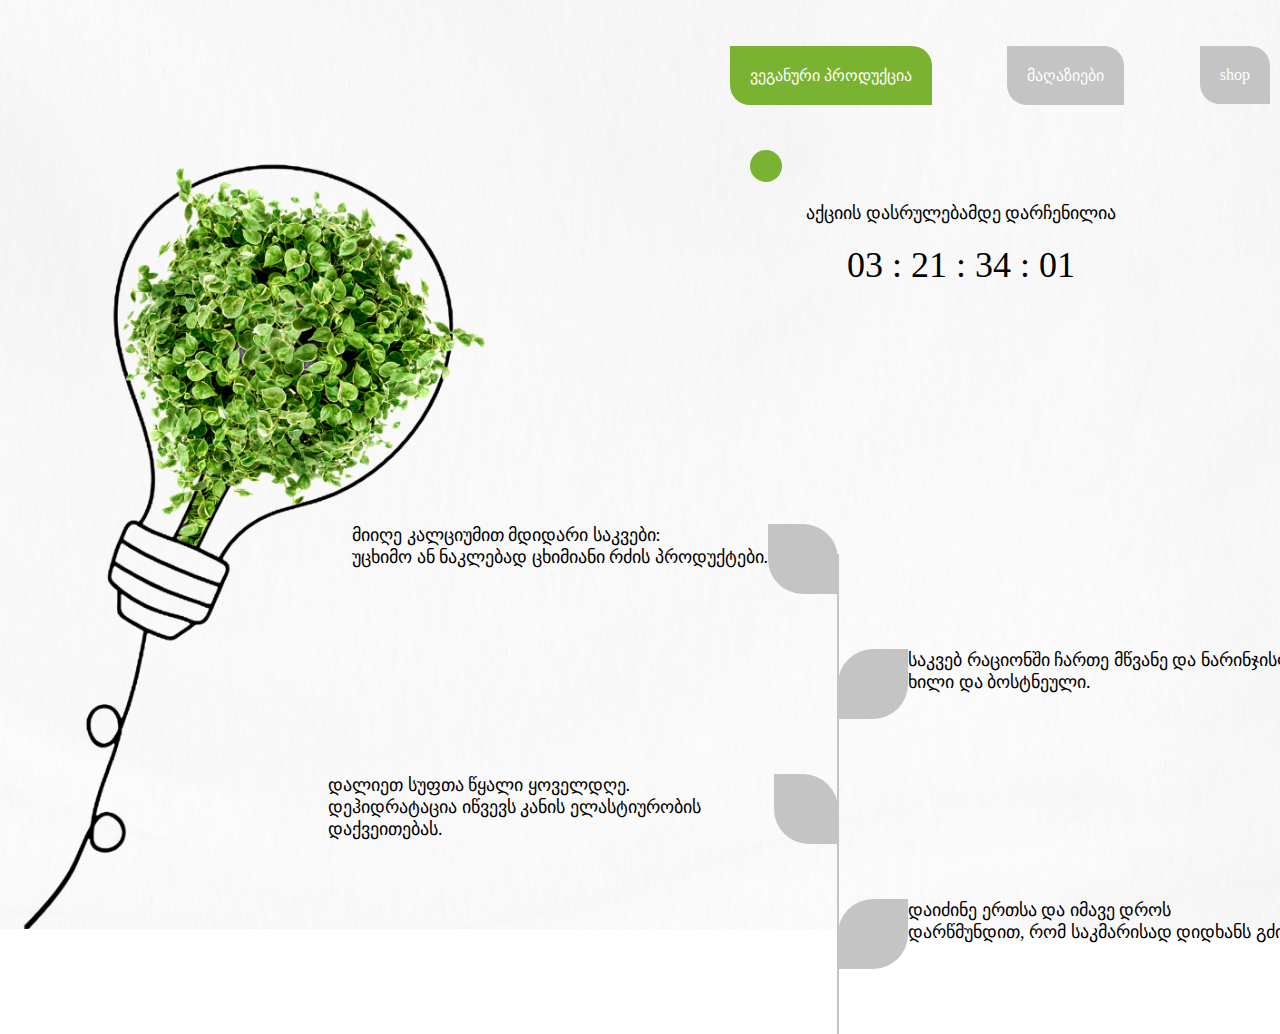
<file: index.html>
<!DOCTYPE html>
<html lang="en">
<head>
    <meta charset="UTF-8">
    <meta http-equiv="X-UA-Compatible" content="IE=edge">
    <meta name="viewport" content="width=device-width, initial-scale=1.0">
    <link rel="stylesheet" href="styles/style.css">
    <title>Vegan Page</title>
</head>
<body>
    <header>
        <nav>
            <ul>
                <li class="active"><a href="index.html">ვეგანური პროდუქცია</a></li>
                <li><a href="მაღაზიები.html">მაღაზიები</a></li>
                <li><a href="shop.html">shop</a></li>
            </ul>
        </nav>
    </header>
    <main>
        <div class="animation">
            <div class="circle"></div>
            <div class="animationText">
                <p>აქციის დასრულებამდე დარჩენილია</p>
            </div>
            <div class="animationTime">
                <p>03 : 21 : 34 : 01</p>
            </div>
        </div>
        <div class="tree">
            <div class="line"></div>
            <div class="hideCircle"></div>
            <div class="leaf1">
                <div class="treeText">
                    <p>მიიღე კალციუმით მდიდარი საკვები: <br> 
                        უცხიმო ან ნაკლებად ცხიმიანი რძის პროდუქტები.</p>
                </div>
                <div class="treeleaf1"></div>
            </div>
            <div class="leaf2">
                <div class="treeleaf2"></div>
                <div class="treeText">
                    <p>საკვებ რაციონში ჩართე მწვანე და ნარინჯისფერი <br>
                        ხილი და ბოსტნეული.</p>
                </div>
                
            </div>
            <div class="leaf3">
                <div class="treeText">
                    <p>დალიეთ  სუფთა წყალი ყოველდღე. <br>
                        დეჰიდრატაცია იწვევს კანის ელასტიურობის დაქვეითებას.</p>
                </div>
                <div class="treeleaf3"></div>
            </div>
            <div class="leaf4">
                <div class="treeleaf4"></div>
                <div class="treeText">
                    <p>დაიძინე ერთსა და იმავე დროს <br>
                    დარწმუნდით, რომ საკმარისად დიდხანს გძინავთ</p>
                </div>
            </div>
        </div>
    </main>
    <footer></footer>
    
</body>
</html>
</file>
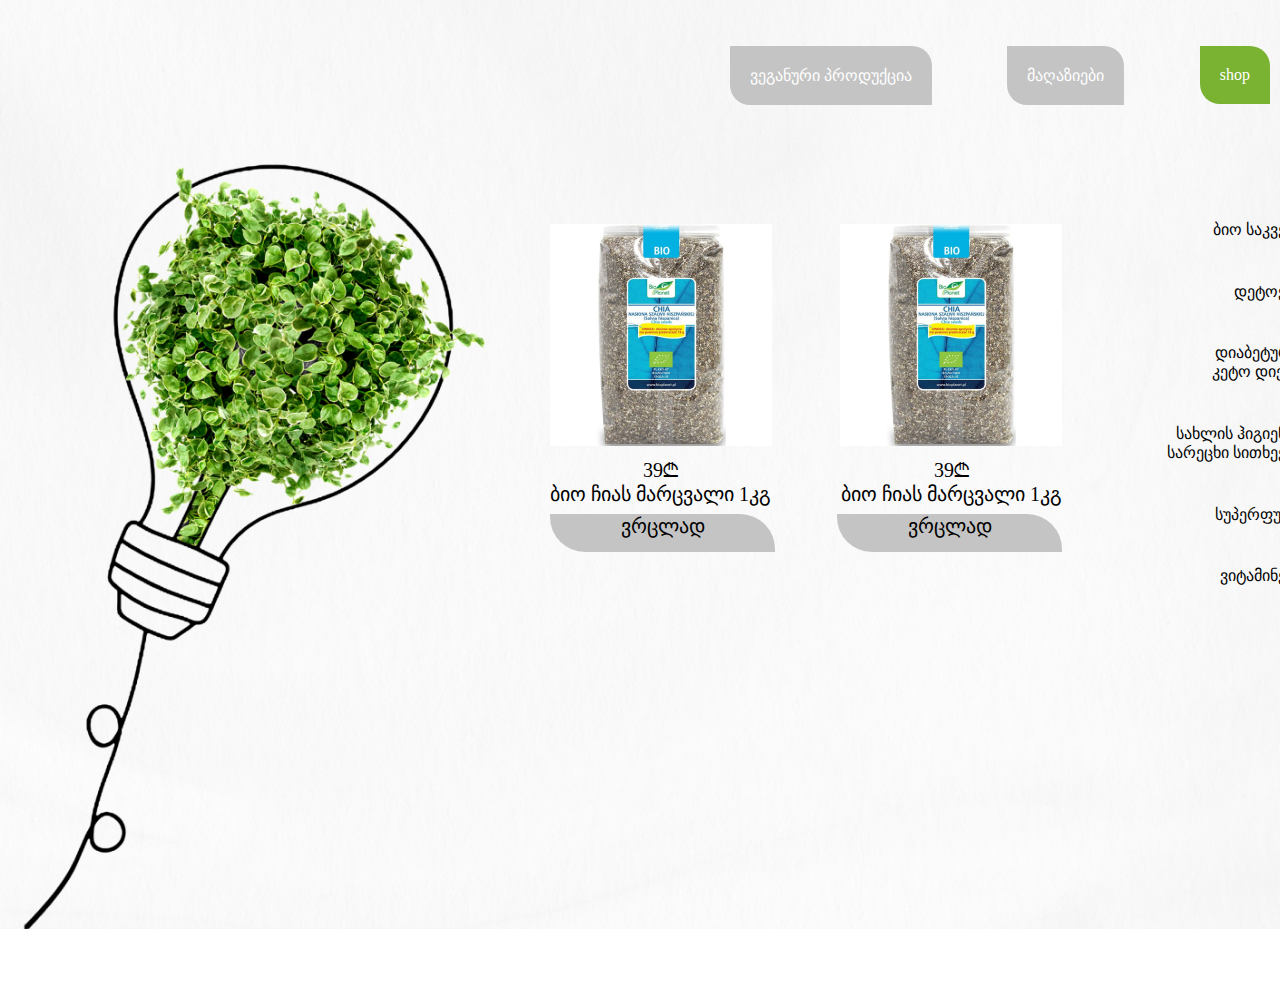
<file: product.html>
<!DOCTYPE html>
<html lang="en">
<head>
    <meta charset="UTF-8">
    <meta http-equiv="X-UA-Compatible" content="IE=edge">
    <meta name="viewport" content="width=device-width, initial-scale=1.0">
    <link rel="stylesheet" href="styles/style.css">
    <title>Products</title>
</head>
<body>
    <header>
        <nav>
            <ul>
                <li><a href="index.html">ვეგანური პროდუქცია</a></li>
                <li><a href="მაღაზიები.html">მაღაზიები</a></li>
                <li class="active"><a href="shop.html">shop</a></li>
            </ul>
        </nav>
    </header>
    <main>
        <div class="productBox">
            <div class="img">
                <img src="img/bio.png" alt="bio">
            </div>
            <div class="img">
                <img src="img/bio.png" alt="bio">
            </div>
            <p>39₾<br>ბიო ჩიას მარცვალი 1კგ</p>
            <p>39₾<br>ბიო ჩიას მარცვალი 1კგ</p>
            <div class="button">
                <p>ვრცლად</p>
            </div>
            <div class="button">
                <p>ვრცლად</p>
            </div>
            
        </div>
        <div class="shoplist">
           <a href="#"> <p class="click">ბიო საკვები</p> </a> 
           <a href="#"> <P class="click">დეტოქსი</P></a> 
           <a href="#"> <P class="click">დიაბეტური<br>კეტო დიეტა</P></a> 
           <a href="#"><P class="click">სახლის ჰიგიენა<br> სარეცხი სითხეები</P></a> 
           <a href="#"><P class="click">სუპერფუდი</P></a> 
           <a href="#"><P class="click">ვიტამინები</P></a> 
        </div>
    </main>
    <footer></footer>
    
</body>
</html>
</file>
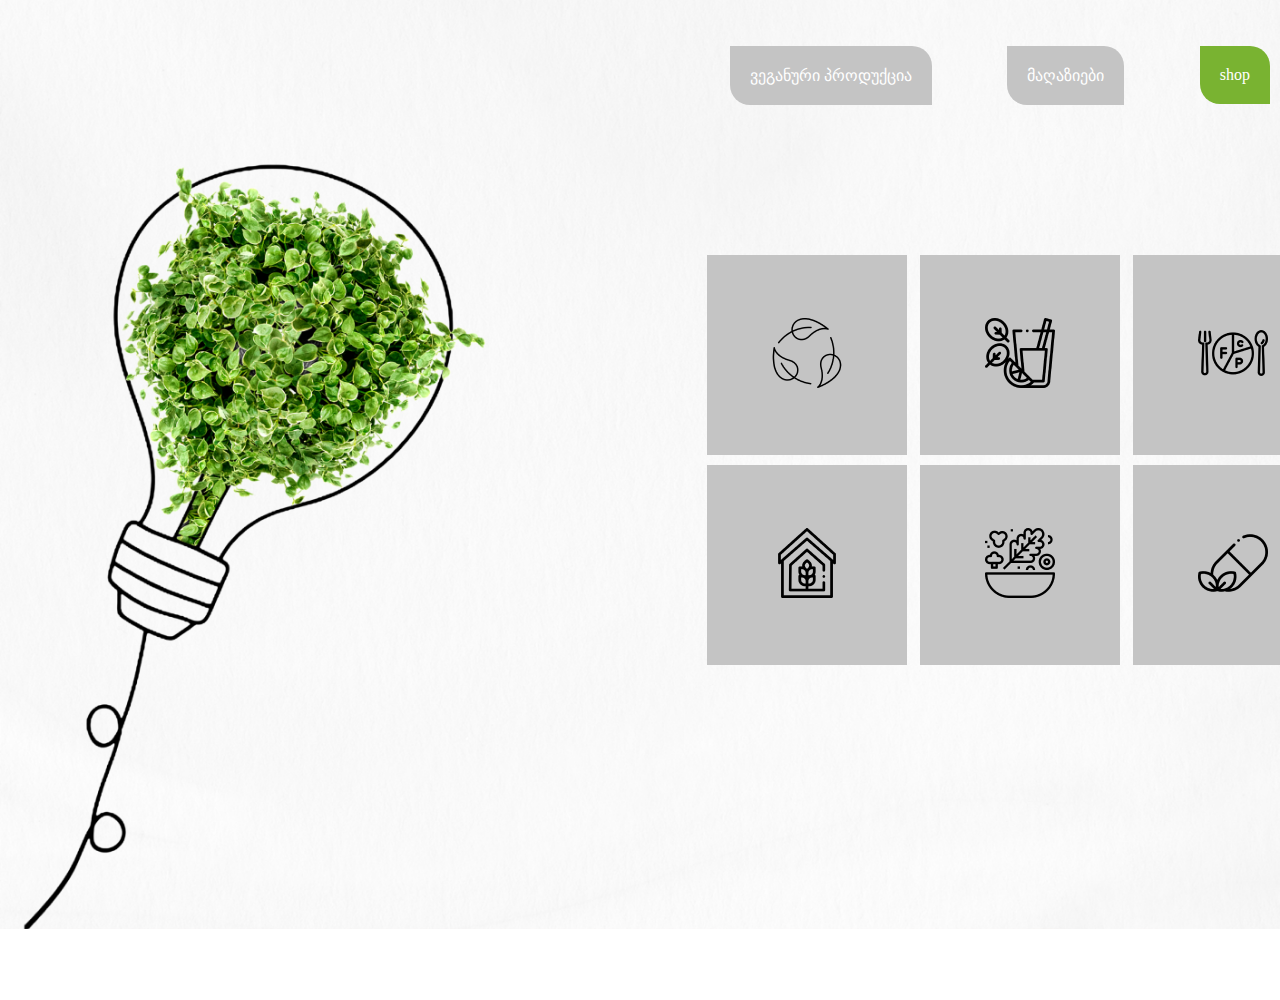
<file: shop.html>
<!DOCTYPE html>
<html lang="en">
<head>
    <meta charset="UTF-8">
    <meta http-equiv="X-UA-Compatible" content="IE=edge">
    <meta name="viewport" content="width=device-width, initial-scale=1.0">
    <link rel="stylesheet" href="styles/style.css">
    <title>Shop</title>
</head>
<body>
    <header>
        <nav>
            <ul>
                <li><a href="index.html">ვეგანური პროდუქცია</a></li>
                <li><a href="მაღაზიები.html">მაღაზიები</a></li>
                <li class="active"><a href="shop.html">shop</a></li>
            </ul>
        </nav>
    </header>
    <main>
        <div class="mainshopbox">
            <div class="product">
               <a href="product.html"><img src="img/biodegradable.png" alt="#"></a> 
                
            </div>
            <div class="product">
                <a href="#"><img src="img/detox.png" alt="#"></a>
            </div>
            <div class="product">
               <a href="#"><img src="img/keto.png" alt="#"></a> 
            </div>
            <div class="product">
              <a href="#"><img src="img/cereal.png" alt="#"></a>  
            </div>
            <div class="product">
              <a href="#"><img src="img/salad.png" alt="#"></a>  
            </div>
            <div class="product">
              <a href="#"><img src="img/vitamin.png" alt="#"></a>  
            </div>
        </div>

    </main>
    <footer></footer>
    
</body>
</html>
</file>
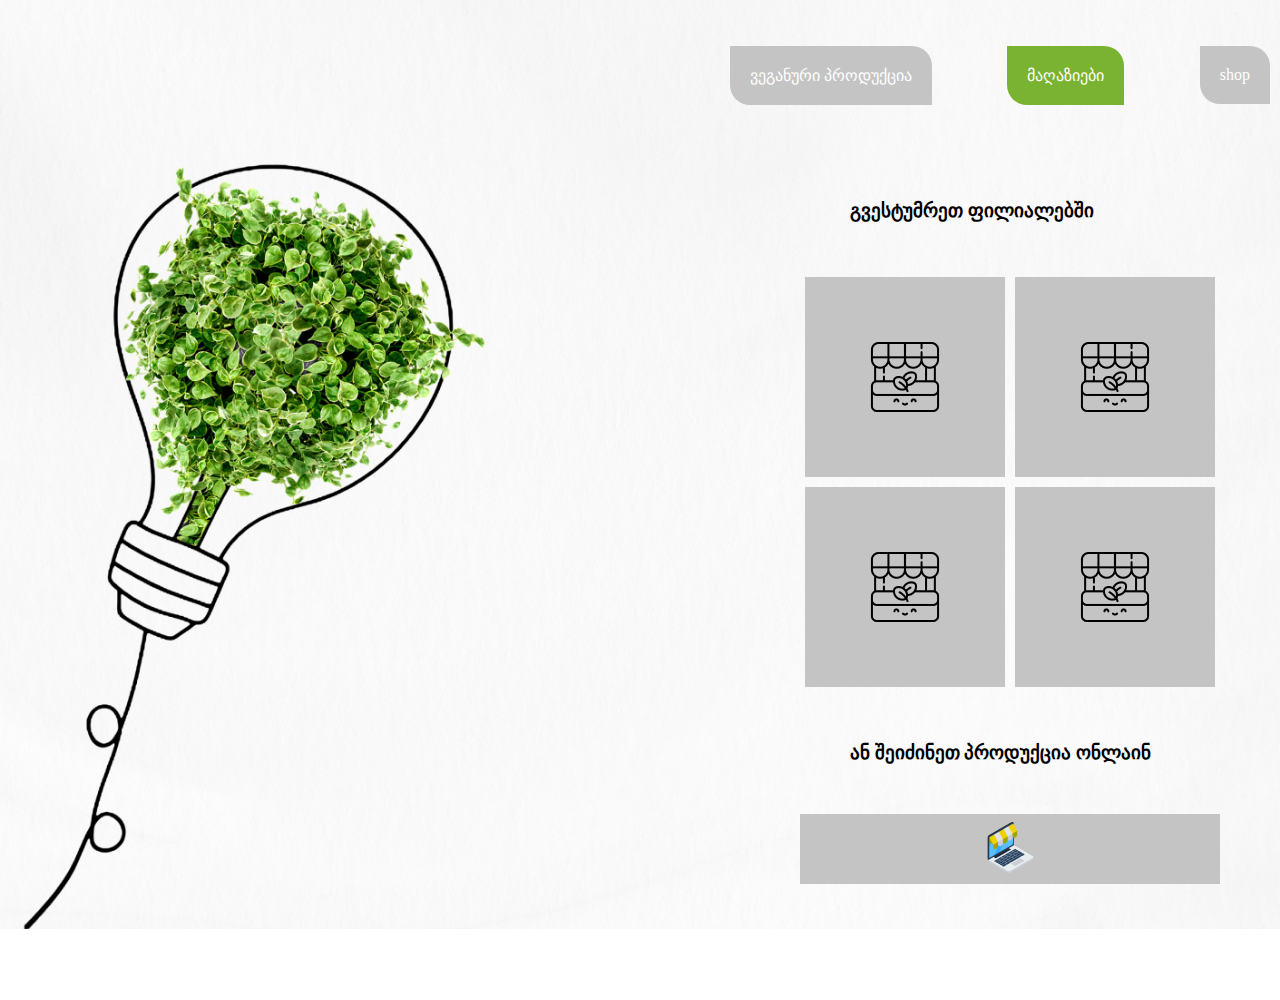
<file: მაღაზიები.html>
<!DOCTYPE html>
<html lang="en">
<head>
    <meta charset="UTF-8">
    <meta http-equiv="X-UA-Compatible" content="IE=edge">
    <meta name="viewport" content="width=device-width, initial-scale=1.0">
    <link rel="stylesheet" href="styles/style.css">
    <title>მაღაზიები</title>
</head>
<body>
    <header>
        <nav>
            <ul>
                <li><a href="index.html">ვეგანური პროდუქცია</a></li>
                <li class="active"><a href="მაღაზიები.html">მაღაზიები</a></li>
                <li><a href="shop.html">shop</a></li>
            </ul>
        </nav>
    </header>
    <main>
        <h3 class="magaziebistitle">გვესტუმრეთ ფილიალებში</h3>
        <div class="mainarticle">
            <div class="article">
                <img src="img/shop.png" alt="shop">
            </div>
            <div class="article">
                <img src="img/shop.png" alt="shop">
            </div>
            <div class="article">
                <img src="img/shop.png" alt="shop">
            </div>
            <div class="article">
                <img src="img/shop.png" alt="shop">
            </div>
        </div>
        <h3 class="magaziebislasttitle">ან შეიძინეთ პროდუქცია ონლაინ</h3>
        <div class="magaziebislastarticle">
            <a href="shop.html"><img src="img/laptop.png" alt="laptop"></a> 
        </div>
    </main>
    <footer></footer>
    
</body>
</html>
</file>
<file: styles/style.css>
*{
    margin: 0;
    padding: 0;
    box-sizing: border-box;
    list-style-type: none;
    text-decoration: none;
}
body{
    width: 100%;
    height: 1000px;
    background-image: url(../img/background.png);
    background-size: 100%;
    background-repeat: no-repeat;
}
/* /header/ */
ul{
    width: 600px;
    height: 150px;
    display:flex;
    justify-content: space-between;
    align-items: center;
    padding: 0 30px; 
    margin-left: 700px;  
}
li{
    background-color: #C4C4C4;
    padding: 20px;
    border-radius: 0 20px 0 20px;
}
li a{
    color: #ffffff;
    padding:25px 0;
}
li:hover{
    background-color: #79B331;
}
.active{
    background-color: #79B331;
}
/* /body/ */
.animation{
    width: 422px;
    height: 188px;
    margin-left:750px;
    text-align: center;
}
.circle{
    width: 32px;
    height: 32px;
    background-color: #79B331;
    border-radius: 50%;
    position: relative;
    animation: spinning 4s infinite;
}
@keyframes spinning {
    0% {top:0; left:0;}
    25% {top:0; left:390px;}
    50% {top:156px; left:390px;}
    75% {top:156px; left:0;}
    100% {top:0; left:0;}   
}
.animationText{
    padding: 20px;
    font-size: 18px;
}
.animationTime{
    font-size: 36px;
}
.tree{
    width: 1060px;
    height: 500px;
    position: relative;
    margin-left: 288px;
    margin-top: 186px;
    padding-top: 30px;
    padding-left: 40px;
}
.line{
    width: 2px;
    height: 480px;
    margin: 0 auto;
    background-color: #C4C4C4;  
}
.leaf1{
    width: 530px;
    height: 125px;
    position: absolute;
    top:0;
    display: flex;
    justify-content: flex-end;
    font-size: 18px;
}
.leaf1:hover{
    color:#79B331 ;
}
.leaf2{
    width: 530px;
    height: 125px;
    position: absolute;
    top:125px;
    left:530px;
    display: flex;
    justify-content: flex-start;
    font-size: 18px;
}
.leaf2:hover{
    color: #79B331;
}
.leaf3{
    width: 530px;
    height: 125px;
    position: absolute;
    top:250px;
    display: flex;
    justify-content: flex-end;
    font-size: 18px;
}
.leaf3:hover{
    color: #79B331;
}
.leaf4{
    width: 530px;
    height: 125px;
    position: absolute;
    top:375px;
    left:530px;
    display: flex;
    justify-content: flex-start;
    font-size: 18px;
}
.leaf4:hover{
    color: #79B331;
}
.treetext{
    text-align: center;
}
.treeleaf1{
    width: 70px;
    height: 70px;
    background-color: #C4C4C4;
    border-radius: 0 35px 0 35px;
    margin-right: 20px;
}
.treeleaf1:hover{
    background-color: #79B331;
}
.treeleaf2{
    width: 70px;
    height: 70px;
    background-color:#C4C4C4;
    border-radius: 35px 0 35px 0;
    margin-left: 20px;
}
.treeleaf2:hover{
    background-color: #79B331;
}
.treeleaf3{
    width: 70px;
    height: 70px;
    background-color: #C4C4C4;
    border-radius: 0 35px 0 35px;
    margin-right: 20px;
}
.treeleaf3:hover{
    background-color: #79B331;
}
.treeleaf4{
    width: 70px;
    height: 70px;
    background-color: #C4C4C4;
    border-radius: 35px 0 35px 0;
    margin-left: 20px;
}
.treeleaf4:hover{
    background-color: #79B331;
}
/* /მაღაზიები/ */
.magaziebistitle{
    margin-left: 800px;
    padding:50px;
}
.mainarticle{
    width: 420px;
    height: 420px;
    margin-left: 800px;
    display: flex;
    flex-wrap: wrap;
    justify-content: space-around;
    align-items: center;
}
.article{
    width: 200px;
    height: 200px;
    text-align: center;
    background-color: #C4C4C4;
    display: flex;
    justify-content: center;
    align-items:center
}
.article:hover{
    background-color: #79B331; 
}

.magaziebislasttitle{
    margin-left: 800px;
    padding:50px;
}
.magaziebislastarticle{
    width: 420px;
    height: 70px;
    background-color: #C4C4C4;
    margin-left: 800px;
    display: flex;
    justify-content: center;
    align-items: center;
}
.magaziebislastarticle:hover{
    background-color: #79B331;
}
/* /shop/ */
.mainshopbox{
    width: 639px;
    height: 420px;
    margin-top: 100px;
    margin-left: 700px;
    display: flex;
    justify-content: space-around;
    flex-wrap: wrap;
    align-items: center;
    
}
.product{
    width: 200px;
    height: 200px;
    background-color: #C4C4C4;
    display: flex;
    justify-content: center;
    align-items: center;
}
.product:hover{
    background-color: #79B331;
}
/* /product/ */
.productBox{
    width: 512px;
    height: 336px;
    margin-left: 550px;
    margin-top: 70px;
    display: flex;
    flex-wrap: wrap;
    justify-content: space-between;
    align-items: center;
    text-align: center;
    font-size: 20px;
}
.button{
    width: 225px;
    height: 38px;
    background-color: #C4C4C4;
    text-align: center;
    border-radius: 0 35px 0 35px; 
    cursor: pointer;   
}
.button:hover{
    background-color: #79B331;
    color: #ffffff;
}
.shoplist{
    width: 152px;
    height: 408px;
    margin-left: 1150px;
    position: absolute;
    top:220px;
    display: flex;
    flex-wrap: wrap;
    justify-content: flex-end;
    text-align: center;
}
.click{
    color: black;
}
</file>
